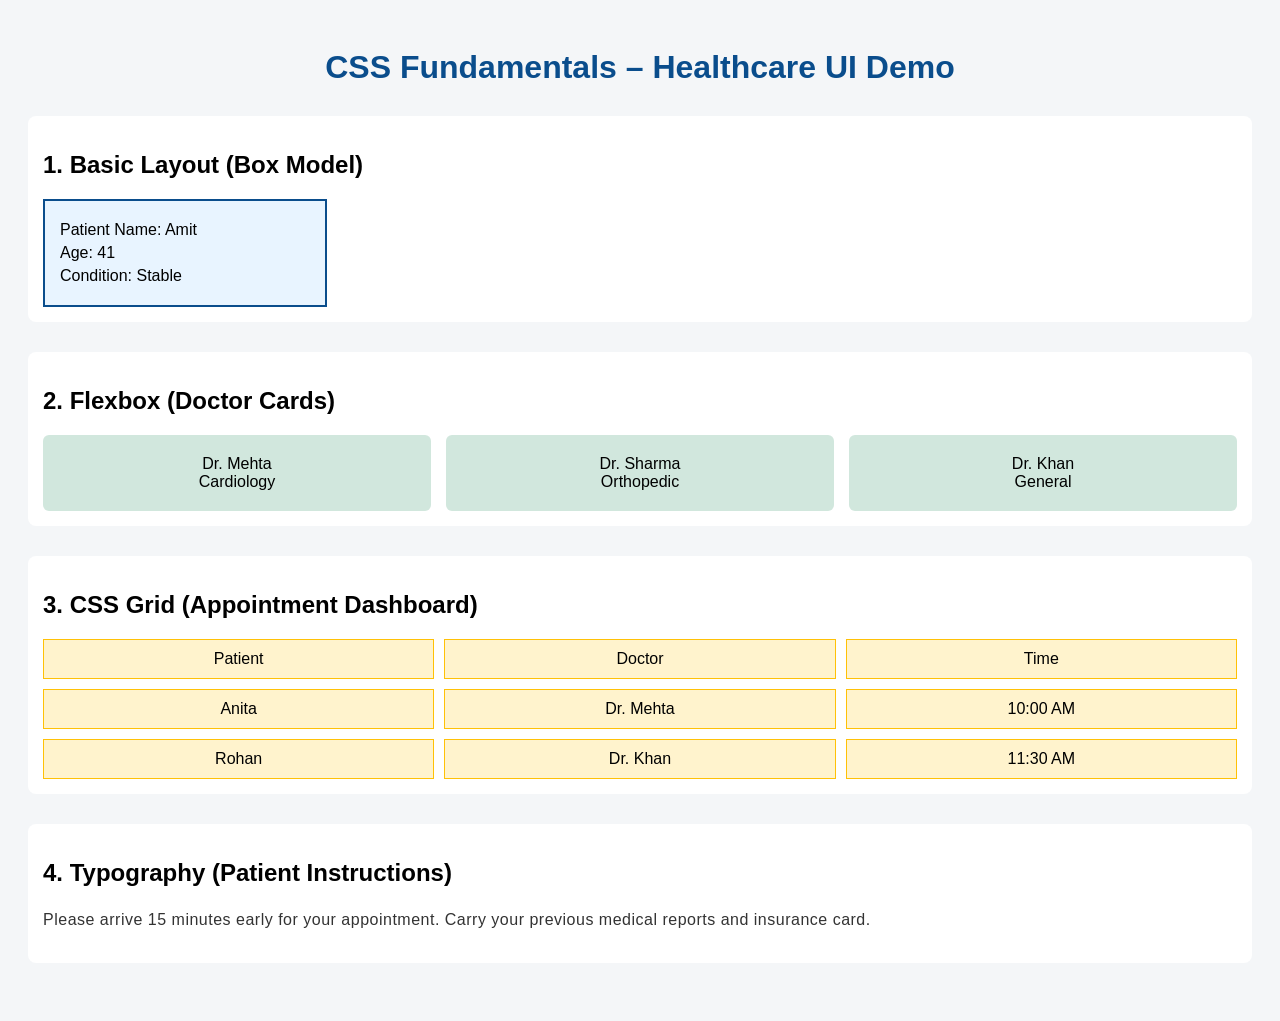
<file: Day07/Labs/RegistrationFoundation/RegistrationFoundation/wwwroot/index.html>
﻿<!DOCTYPE html>
<html lang="en">
<head>
    <meta charset="UTF-8">
    <title>CSS Fundamentals Demo - Healthcare</title>
    <link rel="stylesheet" href="styles.css">
</head>
<body>

    <h1 class="page-title">CSS Fundamentals – Healthcare UI Demo</h1>

    <!-- SECTION 1: BASIC LAYOUT -->
    <section class="box-layout">
        <h2>1. Basic Layout (Box Model)</h2>
        <div class="card">
            <p>Patient Name: Amit</p>
            <p>Age: 41</p>
            <p>Condition: Stable</p>
        </div>
    </section>

    <!-- SECTION 2: FLEXBOX -->
    <section class="flex-layout">
        <h2>2. Flexbox (Doctor Cards)</h2>
        <div class="flex-container">
            <div class="doctor-card">Dr. Mehta<br>Cardiology</div>
            <div class="doctor-card">Dr. Sharma<br>Orthopedic</div>
            <div class="doctor-card">Dr. Khan<br>General</div>
        </div>
    </section>

    <!-- SECTION 3: GRID -->
    <section class="grid-layout">
        <h2>3. CSS Grid (Appointment Dashboard)</h2>
        <div class="grid-container">
            <div class="grid-item">Patient</div>
            <div class="grid-item">Doctor</div>
            <div class="grid-item">Time</div>
            <div class="grid-item">Anita</div>
            <div class="grid-item">Dr. Mehta</div>
            <div class="grid-item">10:00 AM</div>
            <div class="grid-item">Rohan</div>
            <div class="grid-item">Dr. Khan</div>
            <div class="grid-item">11:30 AM</div>
        </div>
    </section>

    <!-- SECTION 4: TYPOGRAPHY -->
    <section class="typography">
        <h2>4. Typography (Patient Instructions)</h2>
        <p class="note">
            Please arrive 15 minutes early for your appointment.
            Carry your previous medical reports and insurance card.
        </p>
    </section>

</body>
</html>
</file>
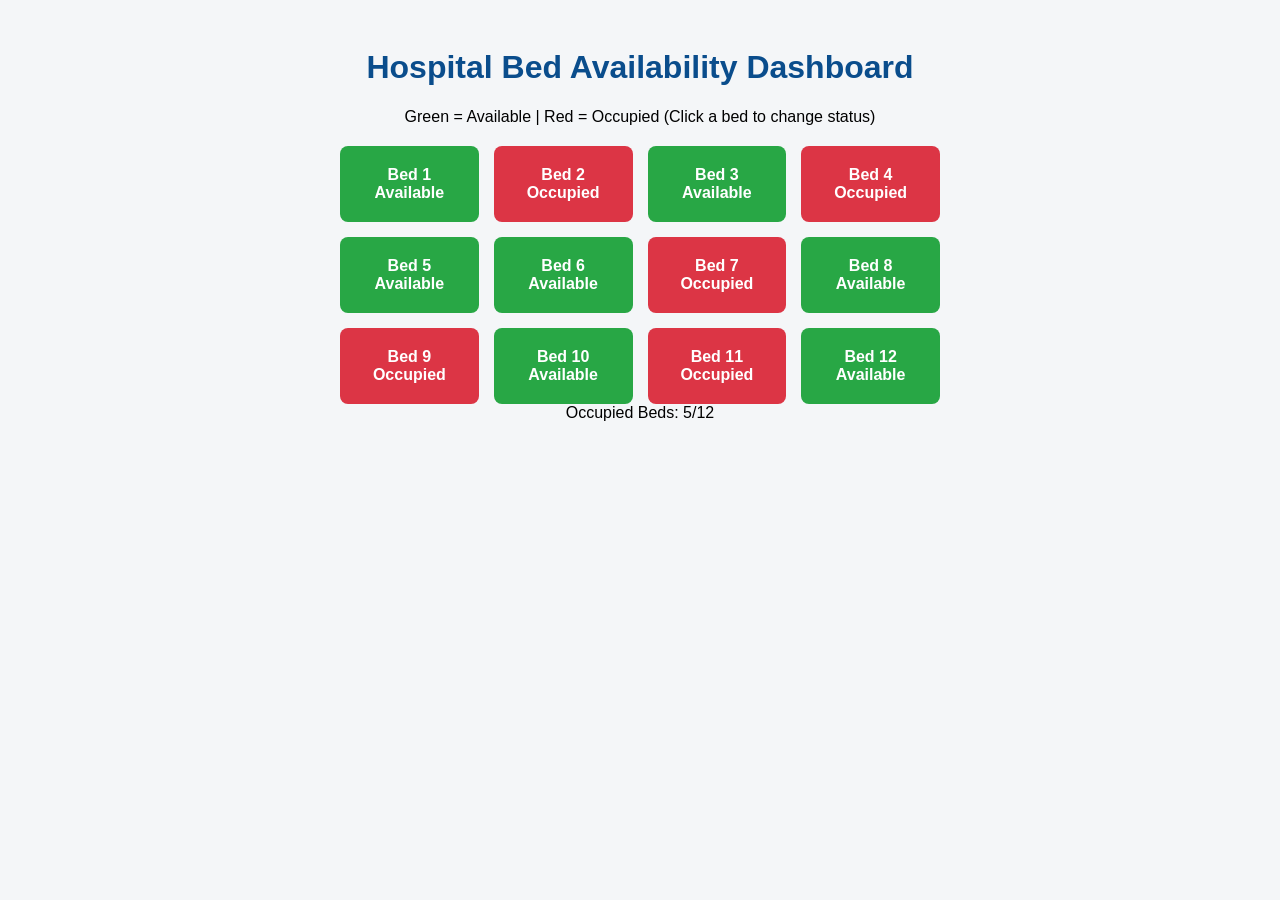
<file: Day07/Labs/RegistrationFoundation/RegistrationFoundation/wwwroot/bed-dashboard.html>
﻿<!DOCTYPE html>
<html lang="en">
<head>
    <meta charset="UTF-8">
    <title>Hospital Bed Availability Dashboard</title>

    <!-- Link CSS -->
    <link rel="stylesheet" href="bed-dashboard.css">
</head>
<body>

    <h1>Hospital Bed Availability Dashboard</h1>
    <p class="subtitle">
        Green = Available | Red = Occupied
        (Click a bed to change status)
    </p>

    <!-- Bed Grid -->
    <div class="bed-container" id="bedContainer">
        <!-- Beds will be generated by JavaScript -->
    </div>
    <div class="count" id="countDisplay">

    </div>
    <!-- Link JavaScript -->
    <script src="bed-dashboard.js"></script>

</body>
</html>
</file>
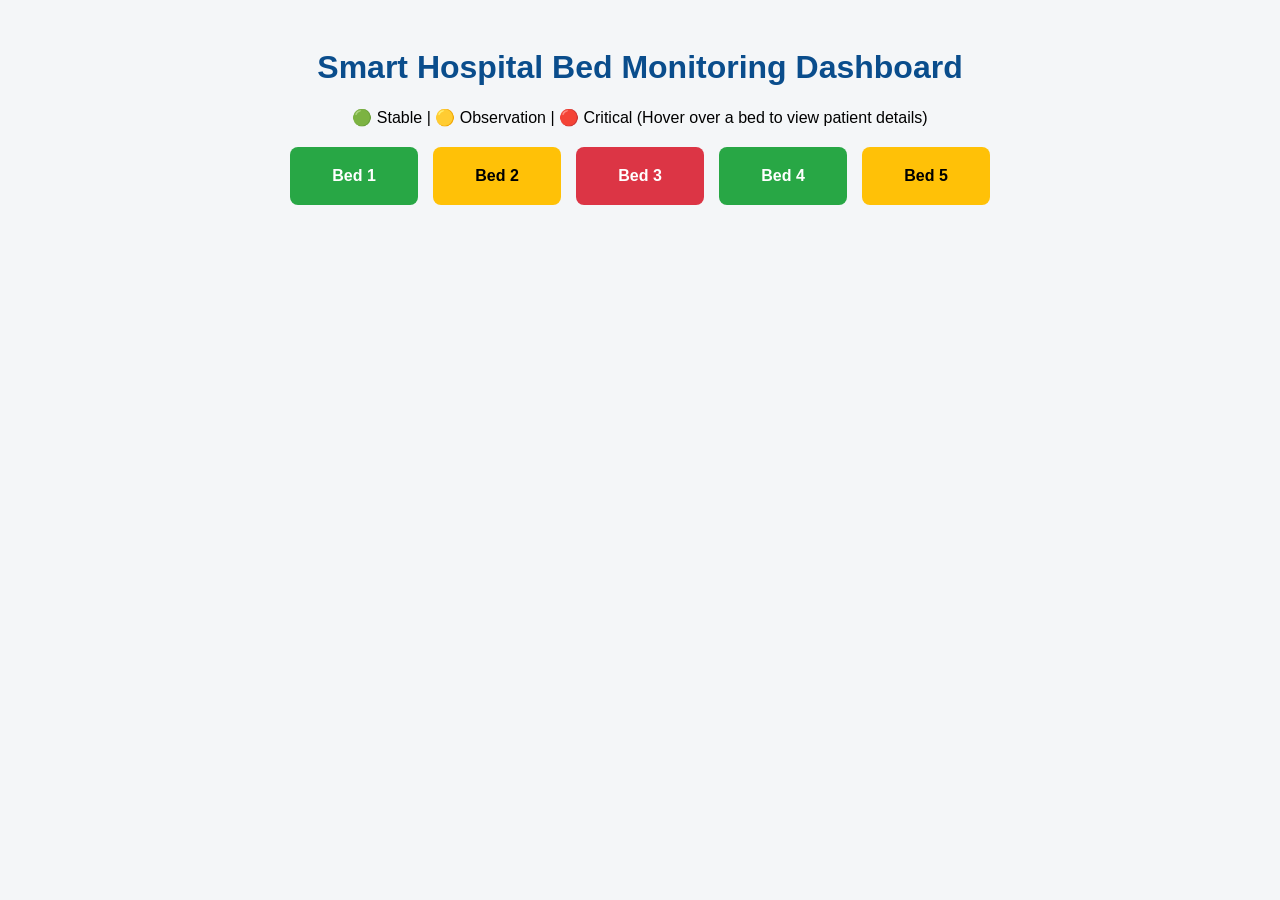
<file: Day07/Labs/RegistrationFoundation/RegistrationFoundation/wwwroot/bed-vitals.html>
﻿<!DOCTYPE html>
<html lang="en">
<head>
    <meta charset="UTF-8">
    <title>Smart Hospital Bed Monitoring Dashboard</title>

    <!-- Link CSS -->
    <link rel="stylesheet" href="bed-vitals.css">
</head>
<body>

    <h1>Smart Hospital Bed Monitoring Dashboard</h1>
    <p class="subtitle">
        🟢 Stable | 🟡 Observation | 🔴 Critical
        (Hover over a bed to view patient details)
    </p>

    <!-- Bed grid -->
    <div class="bed-container" id="bedContainer">
        <!-- Beds generated by JavaScript -->
    </div>

    <!-- Link JavaScript -->
    <script src="bed-vitals.js"></script>

</body>
</html>
</file>
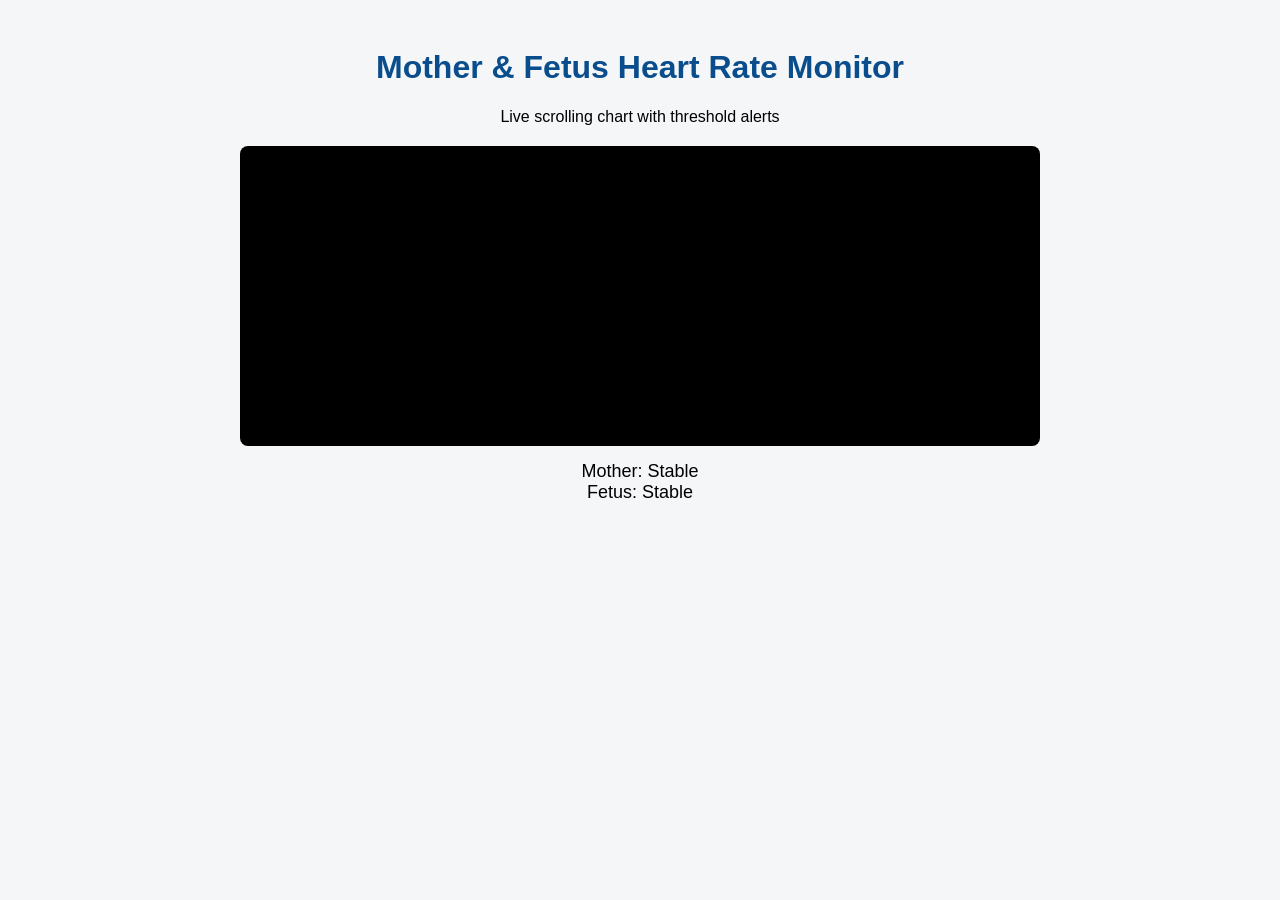
<file: Day07/Labs/RegistrationFoundation/RegistrationFoundation/wwwroot/fetal-chart.html>
﻿<!DOCTYPE html>
<html lang="en">
<head>
    <meta charset="UTF-8">
    <title>Mother & Fetus Heart Rate – Live Monitor</title>
    <link rel="stylesheet" href="fetal-chart.css">
</head>
<body>

    <h1>Mother & Fetus Heart Rate Monitor</h1>
    <p class="subtitle">
        Live scrolling chart with threshold alerts
    </p>

    <div class="dashboard">

        <!-- Chart -->
        <canvas id="heartChart" width="800" height="300"></canvas>

        <!-- Status Panel -->
        <div class="status-panel">
            <div id="motherStatus">Mother: Stable</div>
            <div id="fetusStatus">Fetus: Stable</div>
        </div>

    </div>

    <script src="fetal-chart.js"></script>
</body>
</html>
</file>
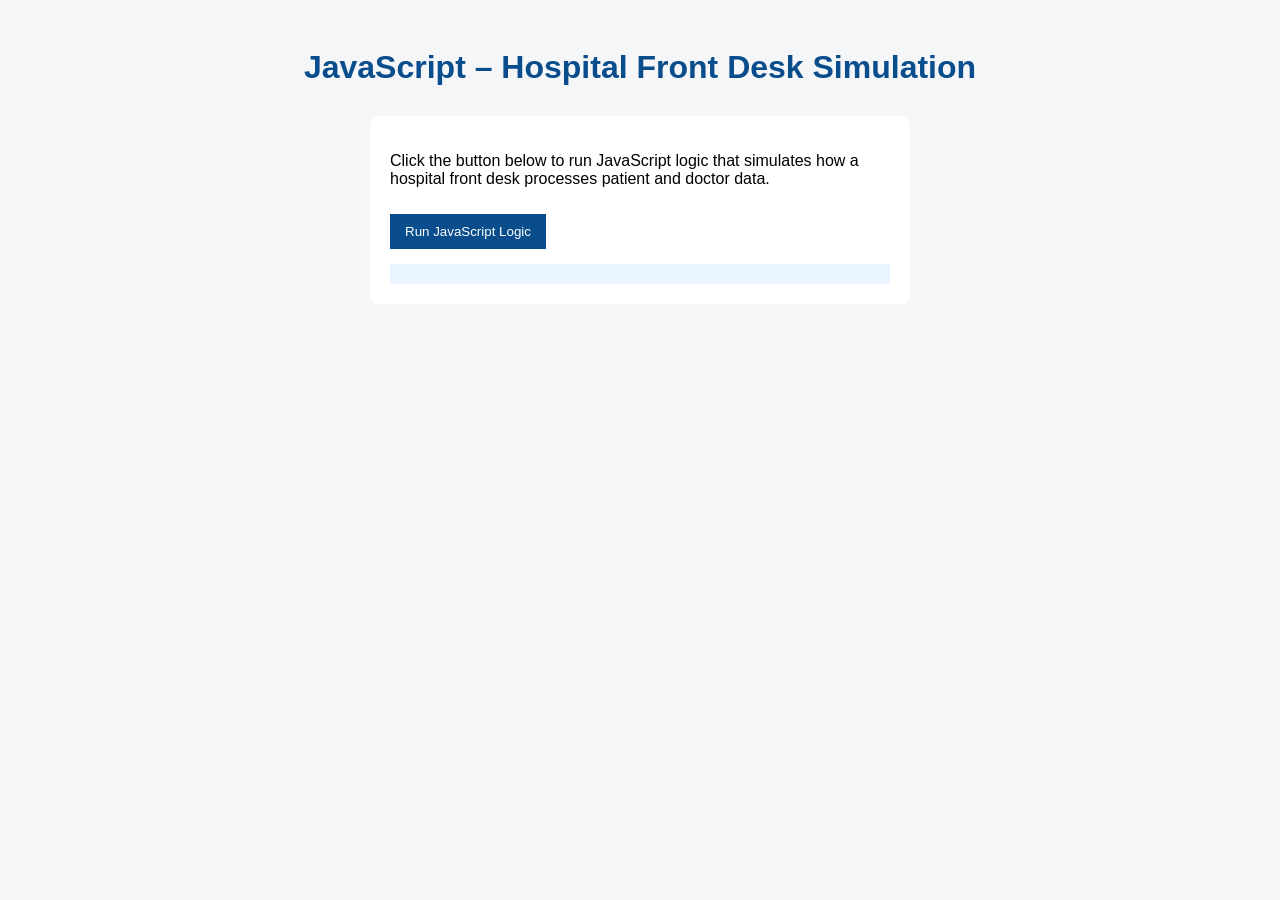
<file: Day07/Labs/RegistrationFoundation/RegistrationFoundation/wwwroot/js-essentials.html>
﻿<!DOCTYPE html>
<html lang="en">
<head>
    <meta charset="UTF-8">
    <title>JavaScript Essentials – Hospital Front Desk Simulation</title>

    <!-- Simple internal CSS for layout -->
    <style>
        body {
            font-family: Arial, sans-serif;
            background-color: #f4f6f8;
            padding: 20px;
        }

        h1 {
            color: #0a4d8c;
            text-align: center;
        }

        .card {
            background-color: white;
            padding: 20px;
            max-width: 500px;
            margin: 30px auto;
            border-radius: 8px;
        }

        button {
            padding: 10px 15px;
            background-color: #0a4d8c;
            color: white;
            border: none;
            cursor: pointer;
            margin-top: 10px;
        }

        #output {
            margin-top: 15px;
            background-color: #e8f4ff;
            padding: 10px;
        }
    </style>
</head>
<body>

    <h1>JavaScript – Hospital Front Desk Simulation</h1>

    <div class="card">
        <p>
            Click the button below to run JavaScript logic that simulates
            how a hospital front desk processes patient and doctor data.
        </p>

        <!-- Button triggers JavaScript function -->
        <button onclick="runDemo()">Run JavaScript Logic</button>

        <!-- Output will be generated dynamically -->
        <div id="output"></div>
    </div>

    <!-- Link external JavaScript file -->
    <script src="js-essentials.js"></script>

</body>
</html>
</file>
<file: Day07/Labs/RegistrationFoundation/RegistrationFoundation/wwwroot/styles.css>
﻿body {
    font-family: Arial, sans-serif;
    background-color: #f4f6f8;
    padding: 20px;
}

/* MAIN PAGE TITLE */
.page-title {
    text-align: center;
    color: #0a4d8c;
    margin-bottom: 30px;
}

/* COMMON SECTION STYLE */
section {
    background-color: white;
    padding: 15px;
    margin-bottom: 30px;
    border-radius: 8px;
}

/* ------------------------------------------------ */
/* 1. BASIC LAYOUT – BOX MODEL */
/* ------------------------------------------------ */
.card {
    width: 250px;
    padding: 15px;
    border: 2px solid #0a4d8c;
    background-color: #e8f4ff;
}

    /* Shows margin, padding, border clearly */
    .card p {
        margin: 5px 0;
    }

/* ------------------------------------------------ */
/* 2. FLEXBOX – ONE DIRECTION LAYOUT */
/* ------------------------------------------------ */
.flex-container {
    display: flex; /* Enables flexbox */
    gap: 15px; /* Space between cards */
    justify-content: space-between;
}

.doctor-card {
    flex: 1; /* Equal width cards */
    background-color: #d1e7dd;
    padding: 20px;
    text-align: center;
    border-radius: 6px;
}

/* ------------------------------------------------ */
/* 3. GRID – TWO DIMENSION LAYOUT */
/* ------------------------------------------------ */
.grid-container {
    display: grid; /* Enables grid */
    grid-template-columns: repeat(3, 1fr); /* 3 equal columns */
    gap: 10px;
}

.grid-item {
    background-color: #fff3cd;
    padding: 10px;
    text-align: center;
    border: 1px solid #ffc107;
}

/* ------------------------------------------------ */
/* 4. TYPOGRAPHY – READABILITY */
/* ------------------------------------------------ */
.typography .note {
    font-size: 16px; /* Comfortable reading size */
    line-height: 1.6; /* Spacing between lines */
    letter-spacing: 0.5px; /* Improves clarity */
    color: #333;
}
</file>
<file: Day07/Labs/RegistrationFoundation/RegistrationFoundation/wwwroot/bed-dashboard.css>
﻿/* Page styling */
body {
    font-family: Arial, sans-serif;
    background-color: #f4f6f8;
    padding: 20px;
    text-align: center;
}

/* Title styling */
h1 {
    color: #0a4d8c;
}

.subtitle {
    margin-bottom: 20px;
}

/* Container uses CSS GRID */
.bed-container {
    display: grid;
    grid-template-columns: repeat(4, 1fr); /* 5 beds per row */
    gap: 15px;
    max-width: 600px;
    margin: auto;
}

/* Base bed style */
.bed {
    padding: 20px;
    border-radius: 8px;
    color: white;
    cursor: pointer;
    font-weight: bold;
}

/* Available bed */
.available {
    background-color: #28a745; /* Green */
}

/* Occupied bed */
.occupied {
    background-color: #dc3545; /* Red */
}
</file>
<file: Day07/Labs/RegistrationFoundation/RegistrationFoundation/wwwroot/bed-vitals.css>
﻿body {
    font-family: Arial, sans-serif;
    background-color: #f4f6f8;
    padding: 20px;
    text-align: center;
}

h1 {
    color: #0a4d8c;
}

.subtitle {
    margin-bottom: 20px;
}

/* ===============================
   Bed Grid Layout (CSS Grid)
   =============================== */
.bed-container {
    display: grid;
    grid-template-columns: repeat(5, 1fr);
    gap: 15px;
    max-width: 700px;
    margin: auto;
}

/* ===============================
   Base Bed Style
   =============================== */
.bed {
    position: relative;
    padding: 20px;
    border-radius: 8px;
    color: white;
    font-weight: bold;
    cursor: pointer;
}

/* ===============================
   Bed States
   =============================== */
.stable {
    background-color: #28a745; /* Green */
}

.observation {
    background-color: #ffc107; /* Yellow */
    color: black;
}

/* CRITICAL BED (BLINKING) */
.critical {
    background-color: #dc3545;
    animation: blinkCritical 1s infinite;
}

/* ===============================
   BLINK ANIMATION
   =============================== */
@keyframes blinkCritical {
    0% {
        opacity: 1;
    }

    50% {
        opacity: 0.3;
    }

    100% {
        opacity: 1;
    }
}

/* ===============================
   Tooltip Styling
   =============================== */
.tooltip {
    visibility: hidden;
    position: absolute;
    bottom: 110%;
    left: 50%;
    transform: translateX(-50%);
    background-color: #333;
    color: white;
    padding: 10px;
    border-radius: 6px;
    width: 220px;
    font-size: 13px;
    text-align: left;
    z-index: 10;
}

    .tooltip::after {
        content: "";
        position: absolute;
        top: 100%;
        left: 50%;
        margin-left: -5px;
        border-width: 5px;
        border-style: solid;
        border-color: #333 transparent transparent transparent;
    }

.bed:hover {
    
    animation: none; /* Ensure tooltip appears above other beds */
}
/* Show tooltip on hover */
.bed:hover .tooltip {
    visibility: visible;
    

}
</file>
<file: Day07/Labs/RegistrationFoundation/RegistrationFoundation/wwwroot/fetal-chart.css>
﻿body {
    font-family: Arial, sans-serif;
    background-color: #f4f6f8;
    text-align: center;
    padding: 20px;
}

h1 {
    color: #0a4d8c;
}

.subtitle {
    margin-bottom: 20px;
}

.dashboard {
    display: flex;
    flex-direction: column;
    align-items: center;
}

/* Chart border */
canvas {
    background-color: black;
    border-radius: 8px;
}

/* Status panel */
.status-panel {
    margin-top: 15px;
    font-size: 18px;
}

/* Alert styles */
.warning {
    color: #ffc107;
}

.critical {
    color: #dc3545;
    animation: blink 1s infinite;
}

@keyframes blink {
    0% {
        opacity: 1;
    }

    50% {
        opacity: 0.3;
    }

    100% {
        opacity: 1;
    }
}
</file>
